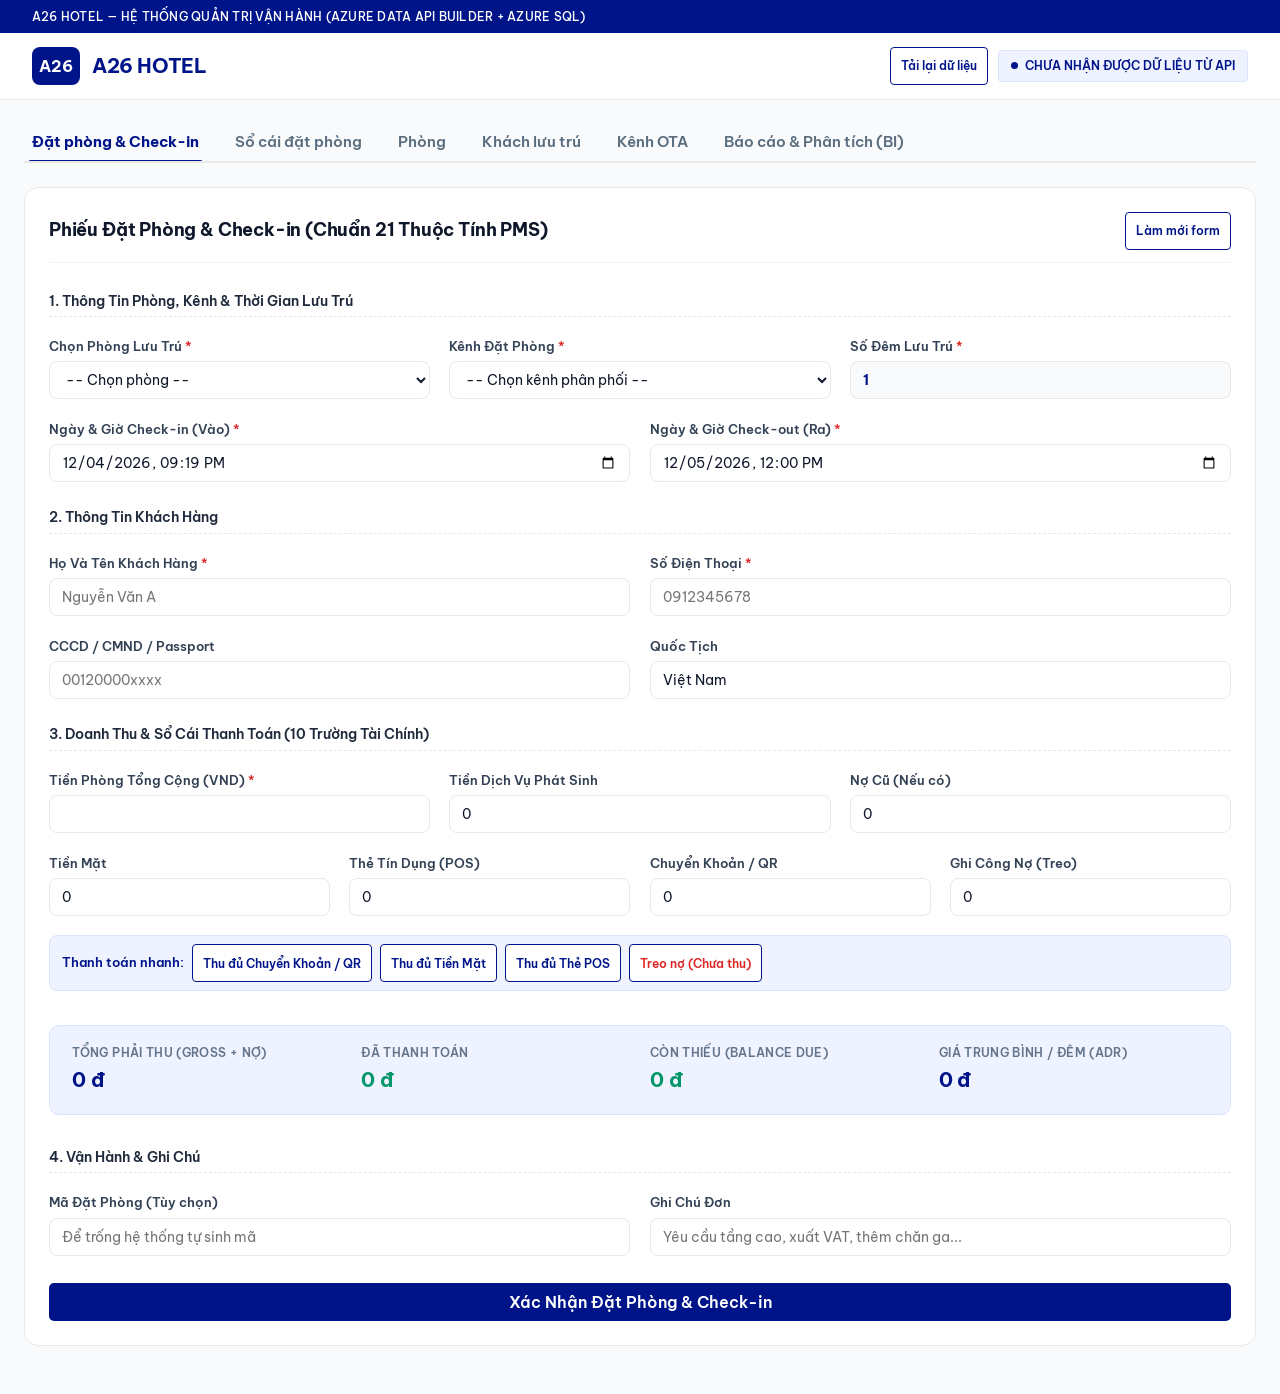
<file: index.html>
<!DOCTYPE html>
<html lang="vi">
<head>
  <meta charset="UTF-8">
  <meta http-equiv="refresh" content="0; url=/hotel_app/">
  <title>Đang chuyển hướng...</title>
  <script>
    window.location.href = "/hotel_app/";
  </script>
</head>
<body>
  <p>Đang chuyển hướng tới ứng dụng A26 Hotel PMS... <a href="/hotel_app/">Bấm vào đây nếu không tự chuyển</a></p>
</body>
</html>
</file>
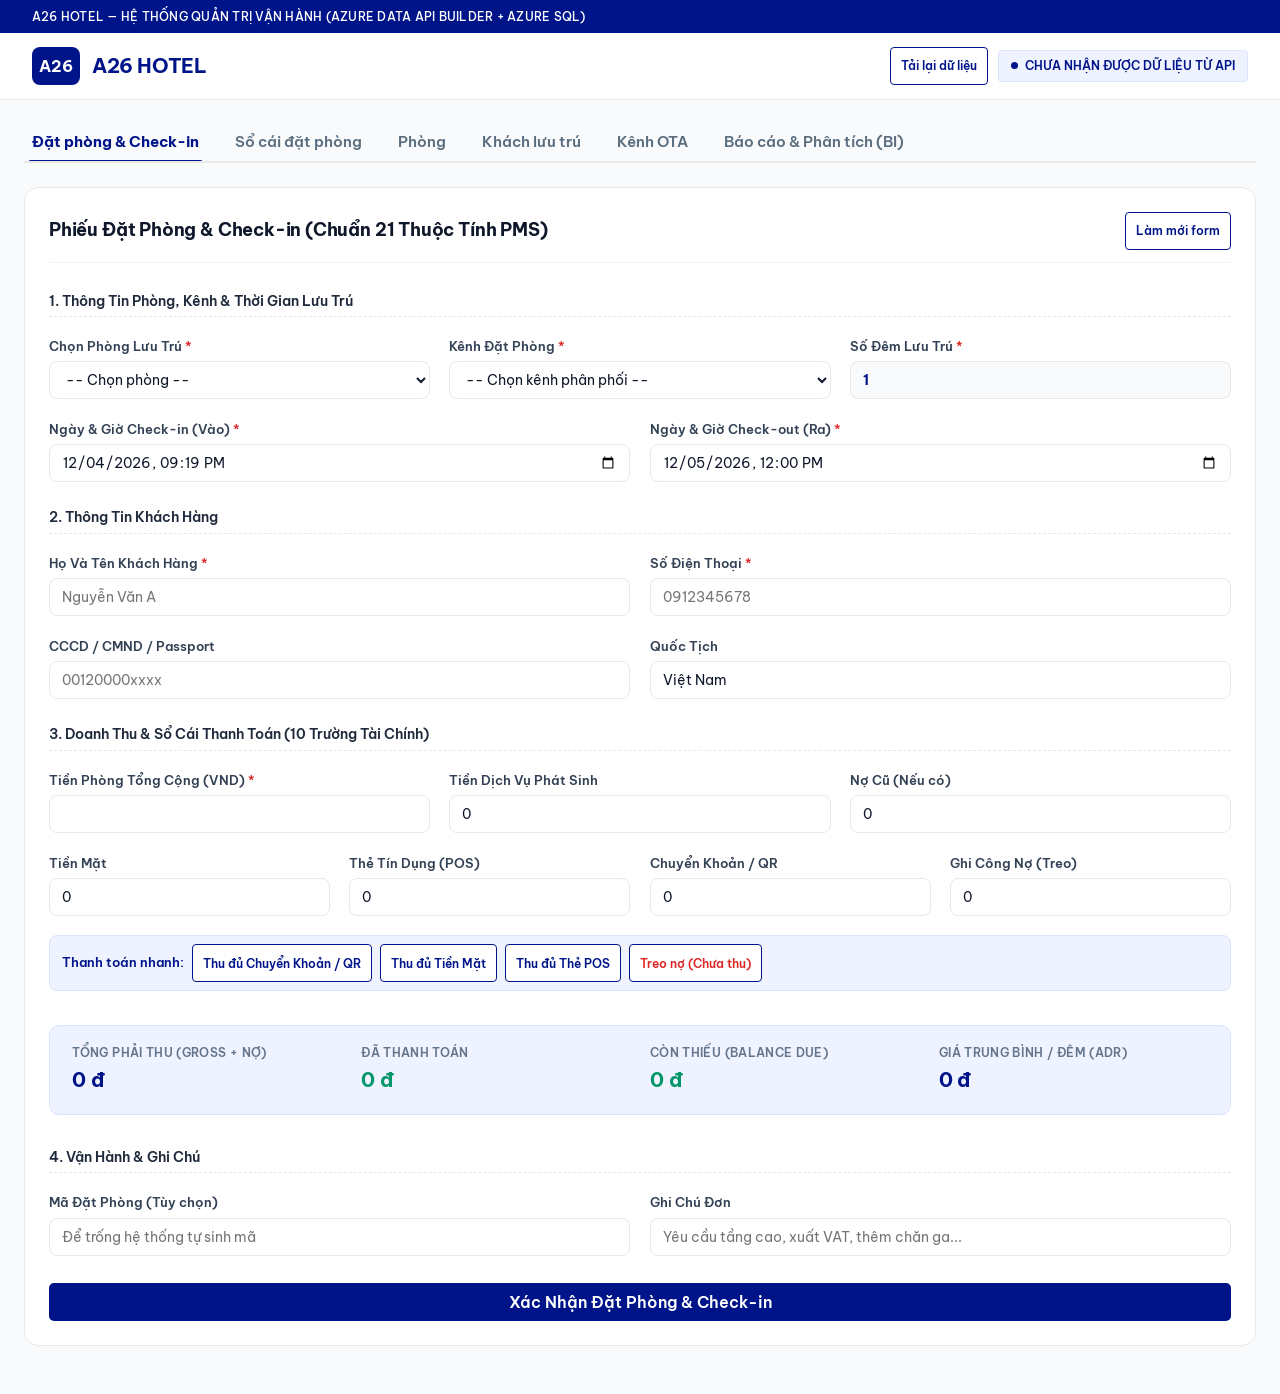
<file: hotel_app/index.html>
<!DOCTYPE html>
<html lang="vi">
<head>
  <meta charset="UTF-8">
  <meta name="viewport" content="width=device-width, initial-scale=1.0">
  <title>A26 Hotel PMS — Quản Lý Vận Hành</title>
  
  <!-- Google Fonts: Be Vietnam Pro & Inter (Chuẩn Typography Cao Cấp) -->
  <link rel="preconnect" href="https://fonts.googleapis.com">
  <link rel="preconnect" href="https://fonts.gstatic.com" crossorigin>
  <link href="https://fonts.googleapis.com/css2?family=Be+Vietnam+Pro:ital,wght@0,300;0,400;0,500;0,600;0,700;0,800;1,400&family=Inter:wght@400;500;600;700&display=swap" rel="stylesheet">
  
  <!-- Custom Design System CSS -->
  <link rel="stylesheet" href="styles.css">
</head>
<body>

  <!-- Top Announcement Bar (Vinamilk Style) -->
  <div class="top-announcement">
    <div>A26 HOTEL — HỆ THỐNG QUẢN TRỊ VẬN HÀNH (AZURE DATA API BUILDER + AZURE SQL)</div>
  </div>

  <!-- Header Main -->
  <header class="header-main">
    <div class="brand-group">
      <div class="brand-logo-badge" style="font-size: 1rem; width: 48px;">A26</div>
      <div>
        <div class="brand-title">A26 HOTEL</div>
      </div>
    </div>
    <div style="display: flex; align-items: center; gap: 10px;">
      <button type="button" class="btn btn-outline btn-sm" onclick="reloadAllData()" title="Đánh thức / Tải lại dữ liệu từ Azure DAB" style="background: #ffffff;">
        Tải lại dữ liệu
      </button>
      <div class="header-info-badge" id="header-status-badge">
        <div class="dot-pulse" id="header-status-dot"></div>
        <span id="header-status-text">ĐANG KẾT NỐI AZURE DAB...</span>
      </div>
    </div>
  </header>

  <!-- Container -->
  <div class="container">

    <!-- Navigation Tabs (Vinamilk Minimal Style) -->
    <nav class="tabs-nav-bar">
      <button class="tab-item active" onclick="switchNavTab('tab-checkin')">
        <span>Đặt phòng & Check-in</span>
      </button>
      <button class="tab-item" onclick="switchNavTab('tab-bookings')">
        <span>Sổ cái đặt phòng</span>
      </button>
      <button class="tab-item" onclick="switchNavTab('tab-rooms')">
        <span>Phòng</span>
      </button>
      <button class="tab-item" onclick="switchNavTab('tab-customers')">
        <span>Khách lưu trú</span>
      </button>
      <button class="tab-item" onclick="switchNavTab('tab-channels')">
        <span>Kênh OTA</span>
      </button>
      <button class="tab-item" onclick="switchNavTab('tab-analytics')">
        <span>Báo cáo & Phân tích (BI)</span>
      </button>
    </nav>

    <!-- ─── TAB 1: FORM CHECK-IN (21 CỘT PMS) ──────────────── -->
    <section id="tab-checkin" class="tab-pane active">
      <div class="content-card">
        <div class="card-top">
          <div class="card-heading">
            <span>Phiếu Đặt Phòng & Check-in (Chuẩn 21 Thuộc Tính PMS)</span>
          </div>
          <button type="button" class="btn btn-outline btn-sm" onclick="resetCheckinForm()">
            Làm mới form
          </button>
        </div>

        <form id="form-checkin" onsubmit="submitNewBooking(event)">
          <div class="form-layout">

            <!-- 1. Phòng & Kênh & Thời Gian Lưu Trú -->
            <div class="section-header">1. Thông Tin Phòng, Kênh & Thời Gian Lưu Trú</div>

            <div class="form-group col-4">
              <label>Chọn Phòng Lưu Trú <span class="req">*</span></label>
              <select id="f-room" required onchange="handleRoomSelect()">
                <option value="">-- Chọn phòng --</option>
              </select>
            </div>

            <div class="form-group col-4">
              <label>Kênh Đặt Phòng <span class="req">*</span></label>
              <select id="f-chan" required>
                <option value="">-- Chọn kênh phân phối --</option>
              </select>
            </div>

            <div class="form-group col-4">
              <label>Số Đêm Lưu Trú <span class="req">*</span></label>
              <input type="number" id="f-nights" value="1" min="0" required oninput="handleNightsInputChange()" style="background:#F8FAFC; font-weight:700; color:var(--v-blue);">
            </div>

            <div class="form-group col-6">
              <label>Ngày & Giờ Check-in (Vào) <span class="req">*</span></label>
              <input type="datetime-local" id="f-checkin-time" required onchange="handleCheckinTimeChange()">
            </div>

            <div class="form-group col-6">
              <label>Ngày & Giờ Check-out (Ra) <span class="req">*</span></label>
              <input type="datetime-local" id="f-checkout-time" required onchange="handleCheckoutTimeChange()">
            </div>

            <!-- 2. Khách Hàng -->
            <div class="section-header">2. Thông Tin Khách Hàng</div>

            <div class="form-group col-6">
              <label>Họ Và Tên Khách Hàng <span class="req">*</span></label>
              <input type="text" id="f-name" required placeholder="Nguyễn Văn A">
            </div>

            <div class="form-group col-6">
              <label>Số Điện Thoại <span class="req">*</span></label>
              <input type="tel" id="f-phone" required placeholder="0912345678" oninput="handlePhoneLookup()" onchange="handlePhoneLookup()">
            </div>

            <div class="form-group col-6">
              <label>CCCD / CMND / Passport</label>
              <input type="text" id="f-idnum" placeholder="00120000xxxx">
            </div>

            <div class="form-group col-6">
              <label>Quốc Tịch</label>
              <input type="text" id="f-nation" value="Việt Nam">
            </div>

            <!-- 3. Doanh Thu & Sổ Cái Thu Ngân -->
            <div class="section-header">3. Doanh Thu & Sổ Cái Thanh Toán (10 Trường Tài Chính)</div>

            <div class="form-group col-4">
              <label>Tiền Phòng Tổng Cộng (VND) <span class="req">*</span></label>
              <input type="number" id="f-roomrev" required min="0" oninput="calculateRealtimeFinances()" style="font-weight:700; color:var(--v-blue);">
            </div>

            <div class="form-group col-4">
              <label>Tiền Dịch Vụ Phát Sinh</label>
              <input type="number" id="f-servrev" value="0" min="0" oninput="calculateRealtimeFinances()">
            </div>

            <div class="form-group col-4">
              <label>Nợ Cũ (Nếu có)</label>
              <input type="number" id="f-debtold" value="0" min="0" oninput="calculateRealtimeFinances()">
            </div>

            <!-- Phương thức thanh toán -->
            <div class="form-group col-3">
              <label>Tiền Mặt</label>
              <input type="number" id="f-cash" value="0" min="0" oninput="calculateRealtimeFinances()">
            </div>

            <div class="form-group col-3">
              <label>Thẻ Tín Dụng (POS)</label>
              <input type="number" id="f-card" value="0" min="0" oninput="calculateRealtimeFinances()">
            </div>

            <div class="form-group col-3">
              <label>Chuyển Khoản / QR</label>
              <input type="number" id="f-trans" value="0" min="0" oninput="calculateRealtimeFinances()">
            </div>

            <div class="form-group col-3">
              <label>Ghi Công Nợ (Treo)</label>
              <input type="number" id="f-debttree" value="0" min="0" oninput="calculateRealtimeFinances()">
            </div>

            <!-- Gợi ý thanh toán nhanh 1 chạm cho Lễ tân -->
            <div class="col-12" style="display: flex; gap: 8px; flex-wrap: wrap; align-items: center; background: var(--v-blue-light); border: 1px solid var(--v-blue-pastel); border-radius: 8px; padding: 8px 12px; margin-bottom: 8px;">
              <span style="font-size: 0.8rem; font-weight: 600; color: var(--v-blue);">Thanh toán nhanh:</span>
              <button type="button" class="btn btn-outline btn-sm" onclick="quickPayCheckin('trans')" style="font-size: 0.78rem; padding: 4px 10px; background: #fff;">
                Thu đủ Chuyển Khoản / QR
              </button>
              <button type="button" class="btn btn-outline btn-sm" onclick="quickPayCheckin('cash')" style="font-size: 0.78rem; padding: 4px 10px; background: #fff;">
                Thu đủ Tiền Mặt
              </button>
              <button type="button" class="btn btn-outline btn-sm" onclick="quickPayCheckin('card')" style="font-size: 0.78rem; padding: 4px 10px; background: #fff;">
                Thu đủ Thẻ POS
              </button>
              <button type="button" class="btn btn-outline btn-sm" onclick="quickPayCheckin('debt')" style="font-size: 0.78rem; padding: 4px 10px; background: #fff; color: var(--danger);">
                Treo nợ (Chưa thu)
              </button>
            </div>

            <!-- Bảng tổng hợp dòng tiền Realtime Vinamilk Style -->
            <div class="calc-highlight-box">
              <div>
                <div class="calc-metric-lbl">Tổng Phải Thu (Gross + Nợ)</div>
                <div class="calc-metric-val" id="c-total">0 đ</div>
              </div>
              <div>
                <div class="calc-metric-lbl">Đã Thanh Toán</div>
                <div class="calc-metric-val" style="color: var(--success);" id="c-paid">0 đ</div>
              </div>
              <div>
                <div class="calc-metric-lbl">Còn Thiếu (Balance Due)</div>
                <div class="calc-metric-val" id="c-due">0 đ</div>
              </div>
              <div>
                <div class="calc-metric-lbl">Giá Trung Bình / Đêm (ADR)</div>
                <div class="calc-metric-val" id="c-adr">0 đ</div>
              </div>
            </div>

            <!-- 4. Vận Hành & Ghi Chú -->
            <div class="section-header">4. Vận Hành & Ghi Chú</div>

            <div class="form-group col-6">
              <label>Mã Đặt Phòng (Tùy chọn)</label>
              <input type="text" id="f-bid" placeholder="Để trống hệ thống tự sinh mã">
            </div>

            <div class="form-group col-6">
              <label>Ghi Chú Đơn</label>
              <input type="text" id="f-notes" placeholder="Yêu cầu tầng cao, xuất VAT, thêm chăn ga...">
            </div>

            <div class="col-12" style="margin-top: 0.5rem;">
              <button type="submit" class="btn btn-vinamilk" style="width: 100%; padding: 14px; font-size: 1rem;">
                Xác Nhận Đặt Phòng & Check-in
              </button>
            </div>

          </div>
        </form>
      </div>
    </section>

    <!-- ─── TAB 2: SỔ CÁI BOOKINGS (DANH SÁCH) ────────────── -->
    <section id="tab-bookings" class="tab-pane">
      <div class="content-card">
        <div class="card-top">
          <div class="card-heading">
            <span>Sổ Cái Đặt Phòng & Thu Ngân</span>
          </div>
          <div style="display: flex; gap: 8px; align-items: center; flex-wrap: wrap;">
            <input type="text" id="search-q" placeholder="Tìm tên khách / SĐT / Mã BK / Phòng..." onkeyup="filterBookingsList(true)" style="width: 260px;">
            <select id="filter-st" onchange="filterBookingsList(true)" style="width: 170px;">
              <option value="all">Tất cả trạng thái</option>
              <option value="CHECKIN">Đang ở (CHECKIN)</option>
              <option value="CHECKOUT">Đã trả (CHECKOUT)</option>
              <option value="CANCELLED">Đã hủy</option>
            </select>
            <select id="filter-due" onchange="filterBookingsList(true)" style="width: 170px;">
              <option value="all">Tất cả thanh toán</option>
              <option value="unpaid">Còn thiếu (> 0đ)</option>
              <option value="paid">Đã thanh toán đủ (0đ)</option>
              <option value="overpaid">Thu thừa (< 0đ)</option>
            </select>
            <button class="btn btn-outline" onclick="resetBookingsFilter()">Làm mới</button>
          </div>
        </div>

        <div class="table-responsive">
          <table>
            <thead>
              <tr>
                <th>Mã Đặt Phòng</th>
                <th>Phòng</th>
                <th>Khách Hàng</th>
                <th>SĐT</th>
                <th>Ngày Đến</th>
                <th>Ngày Đi</th>
                <th>Thời Lượng</th>
                <th>Tiền Phòng</th>
                <th>Dịch Vụ</th>
                <th>Tổng Thu</th>
                <th>Đã Trả</th>
                <th>Còn Thiếu</th>
                <th>Trạng Thái</th>
                <th>Thao Tác</th>
              </tr>
            </thead>
            <tbody id="tbody-bookings">
              <tr><td colspan="14" style="text-align: center; color: var(--text-muted);">Đang tải dữ liệu...</td></tr>
            </tbody>
          </table>
        </div>
        <div class="pagination-bar" id="pagination-bookings">
          <div class="pagination-info" id="pagination-info-bookings">Đang hiển thị 0 / 0 đơn</div>
          <div class="pagination-controls" id="pagination-controls-bookings"></div>
        </div>
      </div>
    </section>

    <!-- ─── TAB 3: DANH SÁCH 20 PHÒNG ──────────────────────── -->
    <section id="tab-rooms" class="tab-pane">
      <div class="content-card">
        <div class="card-top">
          <div class="card-heading">
            <span>Danh Sách 20 Phòng</span>
          </div>
          <div style="display: flex; gap: 8px; align-items: center; flex-wrap: wrap;">
            <input type="text" id="search-rooms" placeholder="Tìm số phòng / hạng phòng / tầng..." onkeyup="filterRoomsList()" style="width: 240px;">
            <select id="filter-room-st" onchange="filterRoomsList()" style="width: 180px;">
              <option value="all">Tất cả trạng thái</option>
              <option value="available">Trống (Sẵn sàng)</option>
              <option value="occupied">Đang ở</option>
              <option value="cleaning">Đang dọn</option>
            </select>
            <button class="btn btn-outline" onclick="resetRoomsFilter()">Làm mới</button>
            <button class="btn btn-vinamilk" onclick="openRoomModal()" style="display: inline-flex; align-items: center; gap: 4px;">
              + Thêm phòng
            </button>
          </div>
        </div>

        <div class="table-responsive">
          <table>
            <thead>
              <tr>
                <th>Số Phòng</th>
                <th>Hạng Phòng</th>
                <th>Tầng</th>
                <th>Giá Niêm Yết / Đêm</th>
                <th>Trạng Thái</th>
                <th>Thao Tác Nhanh</th>
              </tr>
            </thead>
            <tbody id="tbody-rooms">
              <tr><td colspan="6" style="text-align: center; color: var(--text-muted);">Đang tải dữ liệu...</td></tr>
            </tbody>
          </table>
        </div>
      </div>
    </section>

    <!-- ─── TAB 4: KHÁCH HÀNG ──────────────────────────────── -->
    <section id="tab-customers" class="tab-pane">
      <div class="content-card">
        <div class="card-top">
          <div class="card-heading">
            <span>Danh Bạ Khách Hàng Lưu Trú</span>
          </div>
          <div style="display: flex; gap: 8px; align-items: center; flex-wrap: wrap;">
            <input type="text" id="search-customers" placeholder="Tìm tên khách / SĐT / CCCD / Quốc tịch..." onkeyup="filterCustomersList(true)" style="width: 320px;">
            <button class="btn btn-outline" onclick="resetCustomersFilter()">Làm mới</button>
          </div>
        </div>

        <div class="table-responsive">
          <table>
            <thead>
              <tr>
                <th>ID</th>
                <th>Họ Và Tên</th>
                <th>Số Điện Thoại</th>
                <th>CCCD / Passport</th>
                <th>Quốc Tịch</th>
                <th>Check-in Gần Nhất</th>
              </tr>
            </thead>
            <tbody id="tbody-customers">
              <tr><td colspan="6" style="text-align: center; color: var(--text-muted);">Đang tải dữ liệu...</td></tr>
            </tbody>
          </table>
        </div>
        <div class="pagination-bar" id="pagination-customers">
          <div class="pagination-info" id="pagination-info-customers">Đang hiển thị 0 / 0 khách hàng</div>
          <div class="pagination-controls" id="pagination-customers-controls"></div>
        </div>
      </div>
    </section>

    <!-- ─── TAB 5: KÊNH PHÂN PHỐI (OTA) ────────────────────── -->
    <section id="tab-channels" class="tab-pane">
      <div class="content-card">
        <div class="card-top">
          <div class="card-heading">
            <span>Danh Mục Kênh Phân Phối (OTA & Trực Tiếp)</span>
          </div>
          <div style="display: flex; gap: 8px; align-items: center; flex-wrap: wrap;">
            <input type="text" id="search-channels" placeholder="Tìm tên kênh / mã..." onkeyup="filterChannelsList()" style="width: 230px;">
            <select id="filter-chan-cat" onchange="filterChannelsList()" style="width: 180px;">
              <option value="all">Tất cả phân loại</option>
              <option value="Direct">Trực tiếp (Direct)</option>
              <option value="OTA">Sàn OTA</option>
            </select>
            <button class="btn btn-outline" onclick="resetChannelsFilter()">Làm mới</button>
          </div>
        </div>

        <div class="table-responsive">
          <table>
            <thead>
              <tr>
                <th>ID</th>
                <th>Tên Kênh Phân Phối</th>
                <th>Phân Loại</th>
                <th>Tỷ Lệ Hoa Hồng (%)</th>
              </tr>
            </thead>
            <tbody id="tbody-channels">
              <tr><td colspan="4" style="text-align: center; color: var(--text-muted);">Đang tải dữ liệu...</td></tr>
            </tbody>
          </table>
        </div>
      </div>
    </section>

    <!-- ─── TAB 6: DASHBOARD POWER BI ─────────────────────── -->
    <section id="tab-analytics" class="tab-pane">
      <div class="content-card" style="padding: 1.25rem;">
        <div class="card-top" style="margin-bottom: 1rem;">
          <div class="card-heading">
            <span>Executive BI Dashboard — Power BI Realtime Analytics</span>
          </div>
          <div style="display: flex; gap: 8px; align-items: center;">
            <a href="https://app.powerbi.com/view?r=eyJrIjoiYjZiZWQ2NWMtY2UyMS00OGYzLTgwNWMtMGU0MmRlZTUzYzQyIiwidCI6Ijk4YWRhNjgwLWUzZjQtNDhjYi04ZmJiLWM4YjEwY2I5N2FlZCIsImMiOjEwfQ%3D%3D" target="_blank" rel="noopener noreferrer" class="btn btn-outline btn-sm" style="display: inline-flex; align-items: center; gap: 6px; text-decoration: none;">
              Mở toàn màn hình ↗
            </a>
            <button type="button" class="btn btn-outline btn-sm" onclick="reloadDashboardIframe()" title="Tải lại Dashboard">
              Tải lại biểu đồ
            </button>
          </div>
        </div>
        <div class="dashboard-iframe-wrapper" style="position: relative; width: 100%; height: calc(100vh - 230px); min-height: 650px; background: #f8fafc; border-radius: 8px; overflow: hidden; border: 1px solid #e2e8f0;">
          <iframe 
            id="pbi-iframe"
            title="hotel_app_dash" 
            src="https://app.powerbi.com/view?r=eyJrIjoiYjZiZWQ2NWMtY2UyMS00OGYzLTgwNWMtMGU0MmRlZTUzYzQyIiwidCI6Ijk4YWRhNjgwLWUzZjQtNDhjYi04ZmJiLWM4YjEwY2I5N2FlZCIsImMiOjEwfQ%3D%3D" 
            style="width: 100%; height: 100%; border: none;" 
            allowFullScreen="true">
          </iframe>
        </div>
      </div>
    </section>

  </div>

  <!-- Modal Check-out -->
  <div id="checkout-modal" class="modal-backdrop">
    <div class="modal-card">
      <h3 style="font-family: 'Be Vietnam Pro', sans-serif; font-size: 1.2rem; font-weight: 800; color: var(--v-blue); margin-bottom: 0.8rem;">
        Xác Nhận Thủ Tục Check-out & Trả Phòng
      </h3>
      <p style="font-size: 0.9rem; margin-bottom: 0.4rem;">
        Mã Đơn: <strong id="m-bid" style="color: var(--v-blue);">--</strong> (<span id="m-cust">--</span> - Phòng <span id="m-room">--</span>)
      </p>
      <p id="m-duration" style="font-size: 0.85rem; color: var(--text-muted); background: var(--v-blue-light); padding: 6px 12px; border-radius: 6px; margin-bottom: 1rem;">
        Thời gian lưu trú: --
      </p>
      <div id="m-finance-box" style="background: #F8FAFC; border: 1px solid #E2E8F0; border-radius: 8px; padding: 10px 14px; margin-bottom: 1rem; font-size: 0.88rem;">
        <div style="display: flex; justify-content: space-between; margin-bottom: 4px;">
          <span style="color: var(--text-muted);">Tổng tiền phòng:</span>
          <strong id="m-total-amount">0 đ</strong>
        </div>
        <div style="display: flex; justify-content: space-between; margin-bottom: 4px;">
          <span style="color: var(--text-muted);">Đã thanh toán:</span>
          <strong id="m-paid-amount" style="color: var(--success);">0 đ</strong>
        </div>
        <div style="display: flex; justify-content: space-between; border-top: 1px dashed #CBD5E1; padding-top: 6px; margin-top: 6px;">
          <span style="color: var(--text-muted);">Còn thiếu:</span>
          <strong id="m-due-amount" style="color: var(--danger);">0 đ</strong>
        </div>
      </div>
      <div style="display: flex; justify-content: flex-end; gap: 10px; margin-top: 1.5rem;">
        <button class="btn btn-outline" onclick="closeCheckoutModal()">Đóng</button>
        <button class="btn btn-vinamilk" onclick="confirmCheckoutAction()">Xác Nhận Trả Phòng</button>
      </div>
    </div>
  </div>

  <!-- Modal Thêm / Chỉnh Sửa Phòng -->
  <div id="room-modal" class="modal-backdrop">
    <div class="modal-card" style="max-width: 480px;">
      <h3 id="room-modal-title" style="font-family: 'Be Vietnam Pro', sans-serif; font-size: 1.2rem; font-weight: 800; color: var(--v-blue); margin-bottom: 1rem;">
        Thêm Phòng Mới
      </h3>
      <form id="form-room" onsubmit="saveRoomAction(event)">
        <input type="hidden" id="modal-room-id" value="">
        <div style="display: grid; grid-template-columns: 1fr 1fr; gap: 12px; margin-bottom: 12px;">
          <div class="form-group" style="margin-bottom: 0;">
            <label>Số Phòng <span class="req">*</span></label>
            <input type="text" id="modal-room-number" required placeholder="VD: 106, 501">
          </div>
          <div class="form-group" style="margin-bottom: 0;">
            <label>Tầng <span class="req">*</span></label>
            <input type="number" id="modal-room-floor" required min="1" max="50" value="1">
          </div>
        </div>
        <div class="form-group" style="margin-bottom: 12px;">
          <label>Hạng Phòng <span class="req">*</span></label>
          <select id="modal-room-type" required>
            <option value="Standard">Standard</option>
            <option value="Superior">Superior</option>
            <option value="Deluxe">Deluxe</option>
            <option value="Superior Quad">Superior Quad</option>
            <option value="Deluxe VIP">Deluxe VIP</option>
          </select>
        </div>
        <div class="form-group" style="margin-bottom: 12px;">
          <label>Giá Niêm Yết / Đêm (VND) <span class="req">*</span></label>
          <input type="number" id="modal-room-price" required min="0" step="10000" placeholder="VD: 350000">
        </div>
        <div class="form-group" style="margin-bottom: 16px;">
          <label>Trạng Thái</label>
          <select id="modal-room-status">
            <option value="available">Trống (Sẵn sàng)</option>
            <option value="occupied">Đang ở</option>
            <option value="cleaning">Đang dọn</option>
          </select>
        </div>
        <div style="display: flex; justify-content: space-between; align-items: center; margin-top: 1.2rem;">
          <button type="button" class="btn btn-danger btn-sm" id="btn-delete-room" onclick="handleDeleteFromModal()" style="display: none;">Xóa phòng này</button>
          <div style="display: flex; gap: 10px; margin-left: auto;">
            <button type="button" class="btn btn-outline" onclick="closeRoomModal()">Hủy</button>
            <button type="submit" class="btn btn-vinamilk" id="btn-save-room">Lưu Thông Tin</button>
          </div>
        </div>
      </form>
    </div>
  </div>

  <!-- Modal Sửa Sổ Cái & Thu Nợ (Edit Booking / Settle Debt) -->
  <div id="edit-booking-modal" class="modal-backdrop">
    <div class="modal-card" style="max-width: 540px;">
      <div style="display: flex; justify-content: space-between; align-items: flex-start; margin-bottom: 0.5rem;">
        <h3 style="font-family: 'Be Vietnam Pro', sans-serif; font-size: 1.15rem; font-weight: 800; color: var(--v-blue); margin: 0;">
          Cập Nhật Sổ Cái & Thu Tiền Nợ
        </h3>
        <span class="status-badge" id="eb-badge" style="font-size: 0.75rem;">CHECKOUT</span>
      </div>
      <p style="font-size: 0.85rem; color: var(--text-muted); margin-bottom: 0.9rem;">
        Mã đơn: <strong id="eb-bid" style="color: var(--v-blue);">--</strong> | Khách: <strong id="eb-cust">--</strong> | Phòng: <strong id="eb-room">--</strong>
      </p>

      <form id="form-edit-booking" onsubmit="saveEditBookingAction(event)">
        <input type="hidden" id="eb-booking-id" value="">
        <input type="hidden" id="eb-room-revenue" value="0">
        <input type="hidden" id="eb-comm-rate" value="0">

        <div style="background: #F8FAFC; border: 1px solid #E2E8F0; border-radius: 8px; padding: 10px 14px; margin-bottom: 12px;">
          <div style="display: flex; justify-content: space-between; margin-bottom: 6px;">
            <span style="font-size: 0.84rem; color: #64748B;">Tiền phòng:</span>
            <strong id="eb-roomrev-text" style="color: #1E293B; font-size: 0.9rem;">0 đ</strong>
          </div>
          <div class="form-group" style="margin-bottom: 0;">
            <label style="font-size: 0.8rem;">Tiền Dịch Vụ Phát Sinh (VND)</label>
            <input type="number" id="eb-servrev" value="0" min="0" oninput="calculateEditBookingFinances()">
          </div>
        </div>

        <div style="font-size: 0.84rem; font-weight: 700; color: #1E293B; margin-bottom: 6px;">
          Sổ Cái Thu Tiền (Nhập số tiền thực thu)
        </div>
        <div style="display: grid; grid-template-columns: 1fr 1fr; gap: 10px; margin-bottom: 10px;">
          <div class="form-group" style="margin-bottom: 0;">
            <label style="font-size: 0.78rem;">Tiền Mặt</label>
            <input type="number" id="eb-cash" value="0" min="0" oninput="calculateEditBookingFinances()">
          </div>
          <div class="form-group" style="margin-bottom: 0;">
            <label style="font-size: 0.78rem;">Thẻ Tín Dụng (POS)</label>
            <input type="number" id="eb-card" value="0" min="0" oninput="calculateEditBookingFinances()">
          </div>
          <div class="form-group" style="margin-bottom: 0;">
            <label style="font-size: 0.78rem;">Chuyển Khoản / QR</label>
            <input type="number" id="eb-trans" value="0" min="0" oninput="calculateEditBookingFinances()">
          </div>
          <div class="form-group" style="margin-bottom: 0;">
            <label style="font-size: 0.78rem;">Ghi Nợ (Treo)</label>
            <input type="number" id="eb-debt" value="0" min="0" oninput="calculateEditBookingFinances()">
          </div>
        </div>

        <!-- Quick actions: Gợi ý thanh toán nhanh -->
        <div style="display: flex; gap: 8px; margin-bottom: 12px;">
          <button type="button" class="btn btn-outline btn-sm" onclick="settleAllVia('trans')" style="font-size: 0.76rem; padding: 4px 8px;">
            Thu hết nợ qua Chuyển Khoản
          </button>
          <button type="button" class="btn btn-outline btn-sm" onclick="settleAllVia('cash')" style="font-size: 0.76rem; padding: 4px 8px;">
            Thu hết nợ bằng Tiền Mặt
          </button>
        </div>

        <!-- Realtime summary box inside modal -->
        <div style="background: var(--v-blue-light); border: 1px solid var(--v-blue-pastel); border-radius: 8px; padding: 10px 14px; margin-bottom: 14px; display: flex; justify-content: space-between; align-items: center;">
          <div>
            <div style="font-size: 0.75rem; color: #64748B;">Tổng Phải Thu: <strong id="eb-total-text" style="color: var(--v-blue);">0 đ</strong></div>
            <div style="font-size: 0.75rem; color: #64748B;">Đã Thu (Tiền mặt + Thẻ + CK + Nợ): <strong id="eb-paid-text" style="color: var(--success);">0 đ</strong></div>
          </div>
          <div style="text-align: right;">
            <div style="font-size: 0.75rem; color: #64748B;">Còn Thiếu (Balance Due):</div>
            <div id="eb-due-text" style="font-size: 1.15rem; font-weight: 800; color: var(--danger);">0 đ</div>
          </div>
        </div>

        <div style="display: flex; justify-content: flex-end; gap: 10px;">
          <button type="button" class="btn btn-outline" onclick="closeEditBookingModal()">Hủy</button>
          <button type="submit" class="btn btn-vinamilk" id="btn-save-eb">Lưu Cập Nhật Sổ Cái</button>
        </div>
      </form>
    </div>
  </div>

  <!-- Toast Notification -->
  <div id="toast-msg"></div>

  <!-- App Script -->
  <script src="app.js"></script>
</body>
</html>
</file>
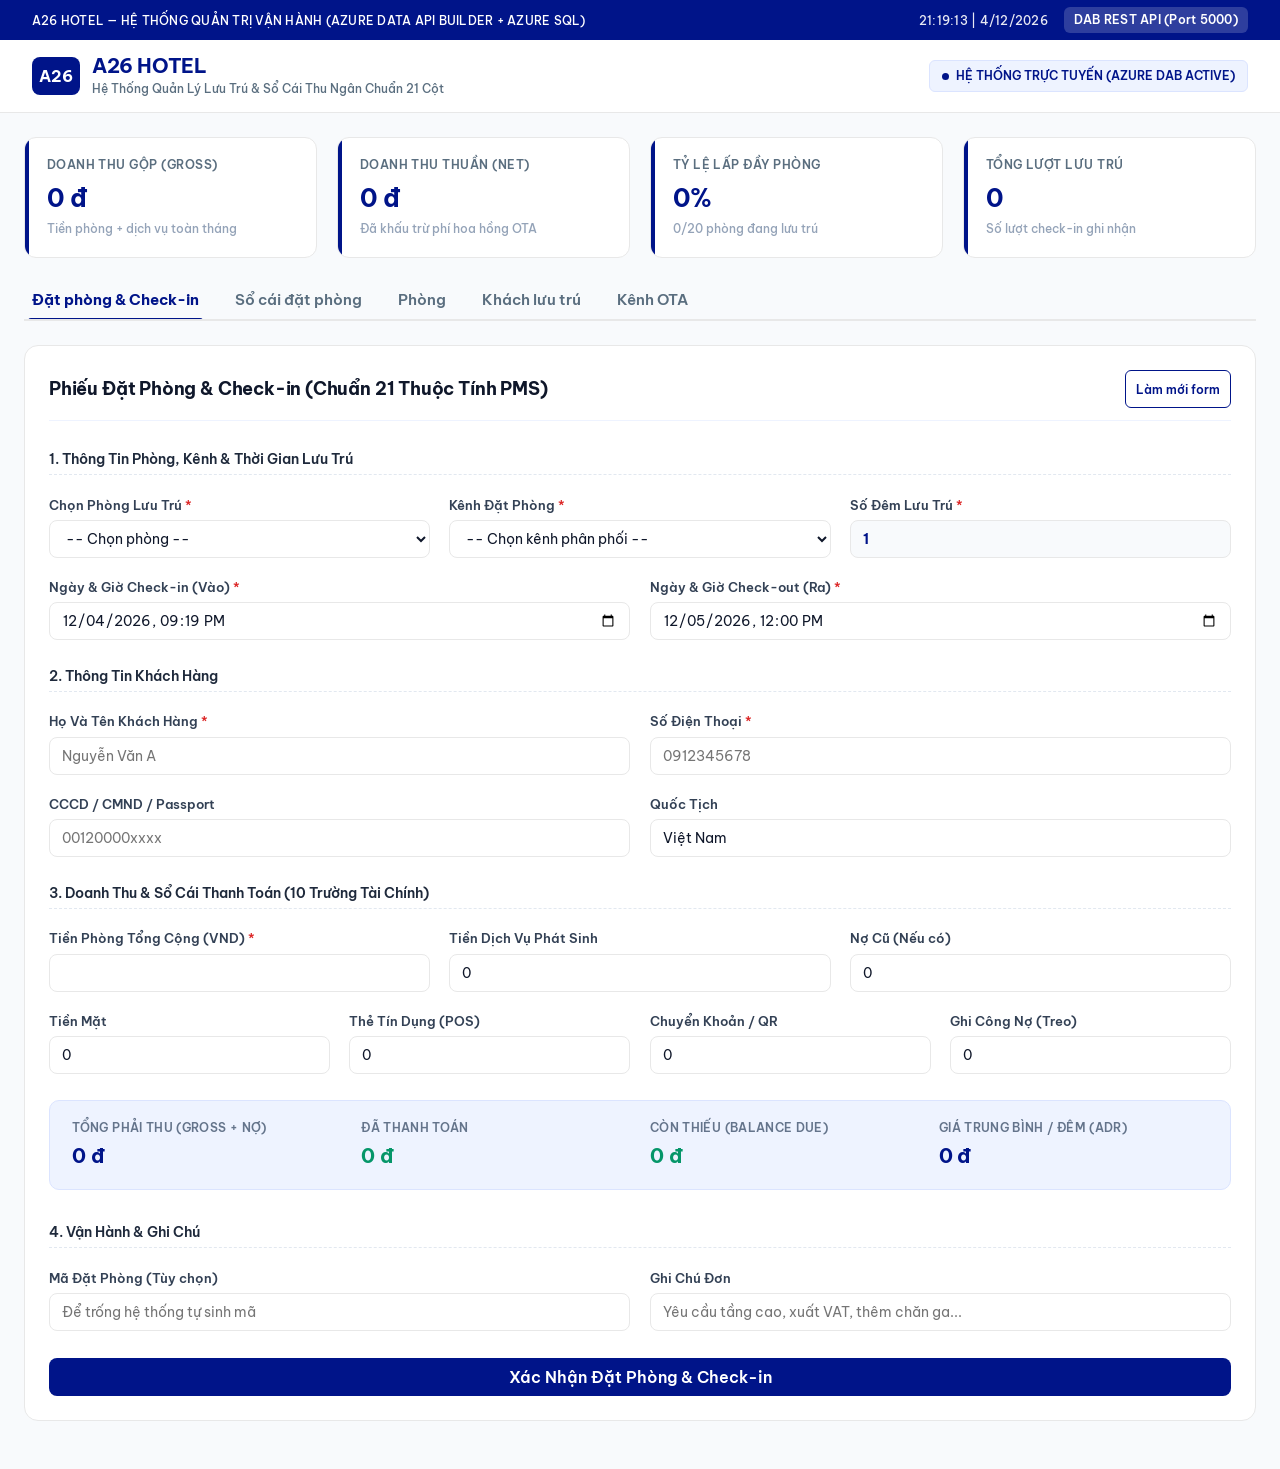
<file: hotel_app/static/index.html>
<!DOCTYPE html>
<html lang="vi">
<head>
  <meta charset="UTF-8">
  <meta name="viewport" content="width=device-width, initial-scale=1.0">
  <title>A26 Hotel PMS — Quản Lý Vận Hành</title>
  
  <!-- Google Fonts: Be Vietnam Pro & Inter (Chuẩn Typography Cao Cấp) -->
  <link rel="preconnect" href="https://fonts.googleapis.com">
  <link rel="preconnect" href="https://fonts.gstatic.com" crossorigin>
  <link href="https://fonts.googleapis.com/css2?family=Be+Vietnam+Pro:ital,wght@0,300;0,400;0,500;0,600;0,700;0,800;1,400&family=Inter:wght@400;500;600;700&display=swap" rel="stylesheet">
  
  <!-- Custom Design System CSS -->
  <link rel="stylesheet" href="css/styles.css">
</head>
<body>

  <!-- Top Announcement Bar (Vinamilk Style) -->
  <div class="top-announcement">
    <div>A26 HOTEL — HỆ THỐNG QUẢN TRỊ VẬN HÀNH (AZURE DATA API BUILDER + AZURE SQL)</div>
    <div class="top-links">
      <span id="live-time">--:--:--</span>
      <a href="http://localhost:5000/api/RoomStatusMatrix" target="_blank" class="btn-swagger-pill">DAB REST API (Port 5000)</a>
    </div>
  </div>

  <!-- Header Main -->
  <header class="header-main">
    <div class="brand-group">
      <div class="brand-logo-badge" style="font-size: 1rem; width: 48px;">A26</div>
      <div>
        <div class="brand-title">A26 HOTEL</div>
        <div class="brand-subtitle">Hệ Thống Quản Lý Lưu Trú & Sổ Cái Thu Ngân Chuẩn 21 Cột</div>
      </div>
    </div>
    <div class="header-info-badge">
      <div class="dot-pulse"></div>
      <span>HỆ THỐNG TRỰC TUYẾN (AZURE DAB ACTIVE)</span>
    </div>
  </header>

  <!-- Container -->
  <div class="container">

    <!-- KPI Stats Cards (Vinamilk Style) -->
    <div class="stats-row">
      <div class="kpi-card">
        <div class="kpi-label">Doanh Thu Gộp (Gross)</div>
        <div class="kpi-value" id="kpi-gross">0 đ</div>
        <div class="kpi-sub">Tiền phòng + dịch vụ toàn tháng</div>
      </div>

      <div class="kpi-card">
        <div class="kpi-label">Doanh Thu Thuần (Net)</div>
        <div class="kpi-value" id="kpi-net">0 đ</div>
        <div class="kpi-sub">Đã khấu trừ phí hoa hồng OTA</div>
      </div>

      <div class="kpi-card">
        <div class="kpi-label">Tỷ Lệ Lấp Đầy Phòng</div>
        <div class="kpi-value" id="kpi-occ">0%</div>
        <div class="kpi-sub" id="kpi-occ-ratio">0/20 phòng đang lưu trú</div>
      </div>

      <div class="kpi-card">
        <div class="kpi-label">Tổng Lượt Lưu Trú</div>
        <div class="kpi-value" id="kpi-count">0</div>
        <div class="kpi-sub">Số lượt check-in ghi nhận</div>
      </div>
    </div>

    <!-- Navigation Tabs (Vinamilk Minimal Style) -->
    <nav class="tabs-nav-bar">
      <button class="tab-item active" onclick="switchNavTab('tab-checkin')">
        <span>Đặt phòng & Check-in</span>
      </button>
      <button class="tab-item" onclick="switchNavTab('tab-bookings')">
        <span>Sổ cái đặt phòng</span>
      </button>
      <button class="tab-item" onclick="switchNavTab('tab-rooms')">
        <span>Phòng</span>
      </button>
      <button class="tab-item" onclick="switchNavTab('tab-customers')">
        <span>Khách lưu trú</span>
      </button>
      <button class="tab-item" onclick="switchNavTab('tab-channels')">
        <span>Kênh OTA</span>
      </button>
    </nav>

    <!-- ─── TAB 1: FORM CHECK-IN (21 CỘT PMS) ──────────────── -->
    <section id="tab-checkin" class="tab-pane active">
      <div class="content-card">
        <div class="card-top">
          <div class="card-heading">
            <span>Phiếu Đặt Phòng & Check-in (Chuẩn 21 Thuộc Tính PMS)</span>
          </div>
          <button type="button" class="btn btn-outline btn-sm" onclick="resetCheckinForm()">
            Làm mới form
          </button>
        </div>

        <form id="form-checkin" onsubmit="submitNewBooking(event)">
          <div class="form-layout">

            <!-- 1. Phòng & Kênh & Thời Gian Lưu Trú -->
            <div class="section-header">1. Thông Tin Phòng, Kênh & Thời Gian Lưu Trú</div>

            <div class="form-group col-4">
              <label>Chọn Phòng Lưu Trú <span class="req">*</span></label>
              <select id="f-room" required onchange="handleRoomSelect()">
                <option value="">-- Chọn phòng --</option>
              </select>
            </div>

            <div class="form-group col-4">
              <label>Kênh Đặt Phòng <span class="req">*</span></label>
              <select id="f-chan" required>
                <option value="">-- Chọn kênh phân phối --</option>
              </select>
            </div>

            <div class="form-group col-4">
              <label>Số Đêm Lưu Trú <span class="req">*</span></label>
              <input type="number" id="f-nights" value="1" min="0" required oninput="handleNightsInputChange()" style="background:#F8FAFC; font-weight:700; color:var(--v-blue);">
            </div>

            <div class="form-group col-6">
              <label>Ngày & Giờ Check-in (Vào) <span class="req">*</span></label>
              <input type="datetime-local" id="f-checkin-time" required onchange="handleCheckinTimeChange()">
            </div>

            <div class="form-group col-6">
              <label>Ngày & Giờ Check-out (Ra) <span class="req">*</span></label>
              <input type="datetime-local" id="f-checkout-time" required onchange="handleCheckoutTimeChange()">
            </div>

            <!-- 2. Khách Hàng -->
            <div class="section-header">2. Thông Tin Khách Hàng</div>

            <div class="form-group col-6">
              <label>Họ Và Tên Khách Hàng <span class="req">*</span></label>
              <input type="text" id="f-name" required placeholder="Nguyễn Văn A">
            </div>

            <div class="form-group col-6">
              <label>Số Điện Thoại <span class="req">*</span></label>
              <input type="tel" id="f-phone" required placeholder="0912345678">
            </div>

            <div class="form-group col-6">
              <label>CCCD / CMND / Passport</label>
              <input type="text" id="f-idnum" placeholder="00120000xxxx">
            </div>

            <div class="form-group col-6">
              <label>Quốc Tịch</label>
              <input type="text" id="f-nation" value="Việt Nam">
            </div>

            <!-- 3. Doanh Thu & Sổ Cái Thu Ngân -->
            <div class="section-header">3. Doanh Thu & Sổ Cái Thanh Toán (10 Trường Tài Chính)</div>

            <div class="form-group col-4">
              <label>Tiền Phòng Tổng Cộng (VND) <span class="req">*</span></label>
              <input type="number" id="f-roomrev" required min="0" oninput="calculateRealtimeFinances()" style="font-weight:700; color:var(--v-blue);">
            </div>

            <div class="form-group col-4">
              <label>Tiền Dịch Vụ Phát Sinh</label>
              <input type="number" id="f-servrev" value="0" min="0" oninput="calculateRealtimeFinances()">
            </div>

            <div class="form-group col-4">
              <label>Nợ Cũ (Nếu có)</label>
              <input type="number" id="f-debtold" value="0" min="0" oninput="calculateRealtimeFinances()">
            </div>

            <!-- Phương thức thanh toán -->
            <div class="form-group col-3">
              <label>Tiền Mặt</label>
              <input type="number" id="f-cash" value="0" min="0" oninput="calculateRealtimeFinances()">
            </div>

            <div class="form-group col-3">
              <label>Thẻ Tín Dụng (POS)</label>
              <input type="number" id="f-card" value="0" min="0" oninput="calculateRealtimeFinances()">
            </div>

            <div class="form-group col-3">
              <label>Chuyển Khoản / QR</label>
              <input type="number" id="f-trans" value="0" min="0" oninput="calculateRealtimeFinances()">
            </div>

            <div class="form-group col-3">
              <label>Ghi Công Nợ (Treo)</label>
              <input type="number" id="f-debttree" value="0" min="0" oninput="calculateRealtimeFinances()">
            </div>

            <!-- Bảng tổng hợp dòng tiền Realtime Vinamilk Style -->
            <div class="calc-highlight-box">
              <div>
                <div class="calc-metric-lbl">Tổng Phải Thu (Gross + Nợ)</div>
                <div class="calc-metric-val" id="c-total">0 đ</div>
              </div>
              <div>
                <div class="calc-metric-lbl">Đã Thanh Toán</div>
                <div class="calc-metric-val" style="color: var(--success);" id="c-paid">0 đ</div>
              </div>
              <div>
                <div class="calc-metric-lbl">Còn Thiếu (Balance Due)</div>
                <div class="calc-metric-val" id="c-due">0 đ</div>
              </div>
              <div>
                <div class="calc-metric-lbl">Giá Trung Bình / Đêm (ADR)</div>
                <div class="calc-metric-val" id="c-adr">0 đ</div>
              </div>
            </div>

            <!-- 4. Vận Hành & Ghi Chú -->
            <div class="section-header">4. Vận Hành & Ghi Chú</div>

            <div class="form-group col-6">
              <label>Mã Đặt Phòng (Tùy chọn)</label>
              <input type="text" id="f-bid" placeholder="Để trống hệ thống tự sinh mã">
            </div>

            <div class="form-group col-6">
              <label>Ghi Chú Đơn</label>
              <input type="text" id="f-notes" placeholder="Yêu cầu tầng cao, xuất VAT, thêm chăn ga...">
            </div>

            <div class="col-12" style="margin-top: 0.5rem;">
              <button type="submit" class="btn btn-vinamilk" style="width: 100%; padding: 14px; font-size: 1rem;">
                Xác Nhận Đặt Phòng & Check-in
              </button>
            </div>

          </div>
        </form>
      </div>
    </section>

    <!-- ─── TAB 2: SỔ CÁI BOOKINGS (DANH SÁCH) ────────────── -->
    <section id="tab-bookings" class="tab-pane">
      <div class="content-card">
        <div class="card-top">
          <div class="card-heading">
            <span>Sổ Cái Đặt Phòng & Thu Ngân</span>
          </div>
          <div style="display: flex; gap: 8px; align-items: center; flex-wrap: wrap;">
            <input type="text" id="search-q" placeholder="Tìm tên khách / SĐT / Mã BK / Phòng..." onkeyup="filterBookingsList()" style="width: 260px;">
            <select id="filter-st" onchange="filterBookingsList()" style="width: 150px;">
              <option value="all">Tất cả trạng thái</option>
              <option value="CHECKIN">Đang ở (CHECKIN)</option>
              <option value="CHECKOUT">Đã trả (CHECKOUT)</option>
              <option value="CANCELLED">Đã hủy</option>
            </select>
            <button class="btn btn-vinamilk" onclick="filterBookingsList()">Tìm kiếm</button>
            <button class="btn btn-outline" onclick="resetBookingsFilter()">Làm mới</button>
          </div>
        </div>

        <div class="table-responsive">
          <table>
            <thead>
              <tr>
                <th>Mã Đặt Phòng</th>
                <th>Phòng</th>
                <th>Khách Hàng</th>
                <th>SĐT</th>
                <th>Ngày Đến</th>
                <th>Ngày Đi</th>
                <th>Thời Lượng</th>
                <th>Tiền Phòng</th>
                <th>Dịch Vụ</th>
                <th>Tổng Thu</th>
                <th>Đã Trả</th>
                <th>Còn Thiếu</th>
                <th>Trạng Thái</th>
                <th>Thao Tác</th>
              </tr>
            </thead>
            <tbody id="tbody-bookings">
              <tr><td colspan="14" style="text-align: center; color: var(--text-muted);">Đang tải dữ liệu...</td></tr>
            </tbody>
          </table>
        </div>
      </div>
    </section>

    <!-- ─── TAB 3: DANH SÁCH 20 PHÒNG ──────────────────────── -->
    <section id="tab-rooms" class="tab-pane">
      <div class="content-card">
        <div class="card-top">
          <div class="card-heading">
            <span>Danh Sách 20 Phòng</span>
          </div>
          <div style="display: flex; gap: 8px; align-items: center; flex-wrap: wrap;">
            <input type="text" id="search-rooms" placeholder="Tìm số phòng / hạng phòng / tầng..." onkeyup="filterRoomsList()" style="width: 250px;">
            <select id="filter-room-st" onchange="filterRoomsList()" style="width: 150px;">
              <option value="all">Tất cả trạng thái</option>
              <option value="available">Trống (Sẵn sàng)</option>
              <option value="occupied">Đang ở</option>
              <option value="cleaning">Đang dọn</option>
            </select>
            <button class="btn btn-vinamilk" onclick="filterRoomsList()">Tìm kiếm</button>
            <button class="btn btn-outline" onclick="resetRoomsFilter()">Làm mới</button>
          </div>
        </div>

        <div class="table-responsive">
          <table>
            <thead>
              <tr>
                <th>Số Phòng</th>
                <th>Hạng Phòng</th>
                <th>Tầng</th>
                <th>Giá Niêm Yết / Đêm</th>
                <th>Trạng Thái</th>
                <th>Thao Tác Nhanh</th>
              </tr>
            </thead>
            <tbody id="tbody-rooms">
              <tr><td colspan="6" style="text-align: center; color: var(--text-muted);">Đang tải dữ liệu...</td></tr>
            </tbody>
          </table>
        </div>
      </div>
    </section>

    <!-- ─── TAB 4: KHÁCH HÀNG ──────────────────────────────── -->
    <section id="tab-customers" class="tab-pane">
      <div class="content-card">
        <div class="card-top">
          <div class="card-heading">
            <span>Danh Bạ Khách Hàng Lưu Trú</span>
          </div>
          <div style="display: flex; gap: 8px; align-items: center; flex-wrap: wrap;">
            <input type="text" id="search-customers" placeholder="Tìm tên khách / SĐT / CCCD / Quốc tịch..." onkeyup="filterCustomersList()" style="width: 320px;">
            <button class="btn btn-vinamilk" onclick="filterCustomersList()">Tìm kiếm</button>
            <button class="btn btn-outline" onclick="resetCustomersFilter()">Làm mới</button>
          </div>
        </div>

        <div class="table-responsive">
          <table>
            <thead>
              <tr>
                <th>ID</th>
                <th>Họ Và Tên</th>
                <th>Số Điện Thoại</th>
                <th>CCCD / Passport</th>
                <th>Quốc Tịch</th>
              </tr>
            </thead>
            <tbody id="tbody-customers">
              <tr><td colspan="5" style="text-align: center; color: var(--text-muted);">Đang tải dữ liệu...</td></tr>
            </tbody>
          </table>
        </div>
      </div>
    </section>

    <!-- ─── TAB 5: KÊNH PHÂN PHỐI (OTA) ────────────────────── -->
    <section id="tab-channels" class="tab-pane">
      <div class="content-card">
        <div class="card-top">
          <div class="card-heading">
            <span>Danh Mục Kênh Phân Phối (OTA & Trực Tiếp)</span>
          </div>
          <div style="display: flex; gap: 8px; align-items: center; flex-wrap: wrap;">
            <input type="text" id="search-channels" placeholder="Tìm tên kênh / mã..." onkeyup="filterChannelsList()" style="width: 230px;">
            <select id="filter-chan-cat" onchange="filterChannelsList()" style="width: 150px;">
              <option value="all">Tất cả phân loại</option>
              <option value="Direct">Trực tiếp (Direct)</option>
              <option value="OTA">Sàn OTA</option>
            </select>
            <button class="btn btn-vinamilk" onclick="filterChannelsList()">Tìm kiếm</button>
            <button class="btn btn-outline" onclick="resetChannelsFilter()">Làm mới</button>
          </div>
        </div>

        <div class="table-responsive">
          <table>
            <thead>
              <tr>
                <th>ID</th>
                <th>Tên Kênh Phân Phối</th>
                <th>Phân Loại</th>
                <th>Tỷ Lệ Hoa Hồng (%)</th>
              </tr>
            </thead>
            <tbody id="tbody-channels">
              <tr><td colspan="4" style="text-align: center; color: var(--text-muted);">Đang tải dữ liệu...</td></tr>
            </tbody>
          </table>
        </div>
      </div>
    </section>

  </div>

  <!-- Modal Check-out -->
  <div id="checkout-modal" class="modal-backdrop">
    <div class="modal-card">
      <h3 style="font-family: 'Be Vietnam Pro', sans-serif; font-size: 1.2rem; font-weight: 800; color: var(--v-blue); margin-bottom: 0.8rem;">
        Xác Nhận Thủ Tục Check-out & Trả Phòng
      </h3>
      <p style="font-size: 0.9rem; margin-bottom: 0.4rem;">
        Mã Đơn: <strong id="m-bid" style="color: var(--v-blue);">--</strong> (<span id="m-cust">--</span> - Phòng <span id="m-room">--</span>)
      </p>
      <p id="m-duration" style="font-size: 0.85rem; color: var(--text-muted); background: var(--v-blue-light); padding: 6px 12px; border-radius: 6px; margin-bottom: 1rem;">
        Thời gian lưu trú: --
      </p>
      <div style="display: flex; justify-content: flex-end; gap: 10px; margin-top: 1.5rem;">
        <button class="btn btn-outline" onclick="closeCheckoutModal()">Đóng</button>
        <button class="btn btn-vinamilk" onclick="confirmCheckoutAction()">Xác Nhận Trả Phòng</button>
      </div>
    </div>
  </div>

  <!-- Toast Notification -->
  <div id="toast-msg"></div>

  <!-- App Script -->
  <script src="js/app.js"></script>
</body>
</html>
</file>
<file: hotel_app/styles.css>
:root {
  /* Bảng Màu Vinamilk Chuẩn Doanh Nghiệp */
  --v-blue: #001489;           /* Primary: Xanh Vinamilk đậm */
  --v-blue-hover: #000f6b;     /* Primary Hover */
  --v-blue-light: #eef3ff;     /* Xanh nhạt */
  --v-blue-pastel: #dbe4ff;    /* Pastel viền nhạt */
  --v-accent: #0052cc;         /* Accent: Xanh sáng hơn, dùng tiết chế */
  
  --bg-page: #f8fafc;          /* Background: Trắng sáng / Slate trung tính */
  --card-bg: #ffffff;          /* Card: Trắng tinh khiết */
  --border-color: #e8e8e8;     /* Border: Xám nhạt tinh tế */
  --border-active: #001489;
  
  --text-main: #001489;        /* Text chính: Xanh Vinamilk đậm */
  --text-body: #1e293b;        /* Text nội dung: Đen than dễ đọc */
  --text-muted: #5a6e7f;       /* Text phụ: Xám xanh */
  
  --success: #059669;
  --success-light: #ecfdf5;
  --danger: #dc2626;
  --danger-light: #fef2f2;
  --warning: #d97706;
  --warning-light: #fffbeb;
  
  --radius-xs: 4px;
  --radius-sm: 4px;
  --radius-input: 6px;
  --radius-btn: 5px;
  --radius-card: 12px;
  --shadow-card: none;
}

* {
  box-sizing: border-box;
  margin: 0;
  padding: 0;
  font-family: 'Be Vietnam Pro', 'Inter', -apple-system, BlinkMacSystemFont, sans-serif;
  -webkit-font-smoothing: antialiased;
  -moz-osx-font-smoothing: grayscale;
}

body {
  background-color: var(--bg-page);
  color: var(--text-body);
  line-height: 1.55;
  font-size: 0.9rem;
  min-height: 100vh;
  display: flex;
  flex-direction: column;
}

/* ─── 1. Top Announcement Bar ────────────────────────── */
.top-announcement {
  background: var(--v-blue);
  color: #ffffff;
  padding: 7px 2rem;
  font-size: 0.78rem;
  font-weight: 500;
  display: flex;
  justify-content: space-between;
  align-items: center;
  letter-spacing: 0.02em;
}

.top-links {
  display: flex;
  gap: 16px;
  align-items: center;
}

.top-links span {
  opacity: 0.9;
}

.btn-swagger-pill {
  background: rgba(255, 255, 255, 0.18);
  color: #ffffff;
  text-decoration: none;
  padding: 4px 10px;
  border-radius: var(--radius-sm);
  font-size: 0.74rem;
  font-weight: 600;
  transition: background 0.2s;
}

.btn-swagger-pill:hover {
  background: #ffffff;
  color: var(--v-blue);
}

/* ─── 2. Main Brand Header ──────────────────────────── */
.header-main {
  background: #ffffff;
  border-bottom: 1px solid var(--border-color);
  padding: 0.85rem 2rem;
  display: flex;
  justify-content: space-between;
  align-items: center;
  position: sticky;
  top: 0;
  z-index: 100;
  box-shadow: none;
}

.brand-group {
  display: flex;
  align-items: center;
  gap: 12px;
}

.brand-logo-badge {
  background: var(--v-blue);
  color: #ffffff;
  width: 38px;
  height: 38px;
  border-radius: 8px;
  display: flex;
  align-items: center;
  justify-content: center;
  font-size: 1rem;
  font-weight: 700;
  letter-spacing: -0.02em;
  box-shadow: none;
}

.brand-title {
  font-family: 'Be Vietnam Pro', sans-serif;
  font-size: 1.25rem;
  font-weight: 700;
  color: var(--v-blue);
  letter-spacing: -0.02em;
  line-height: 1.15;
}

.brand-subtitle {
  font-size: 0.78rem;
  color: var(--text-muted);
  font-weight: 450;
  margin-top: 2px;
}

.header-info-badge {
  background: var(--v-blue-light);
  border: 1px solid var(--v-blue-pastel);
  padding: 5px 12px;
  border-radius: var(--radius-sm);
  color: var(--v-blue);
  font-weight: 600;
  font-size: 0.78rem;
  display: flex;
  align-items: center;
  gap: 7px;
}

.dot-pulse {
  width: 7px;
  height: 7px;
  background: var(--v-blue);
  border-radius: 50%;
  box-shadow: 0 0 0 0 rgba(0, 21, 182, 0.7);
  animation: pulseBlue 1.8s infinite;
}

@keyframes pulseBlue {
  0% { transform: scale(0.95); box-shadow: 0 0 0 0 rgba(0, 21, 182, 0.7); }
  70% { transform: scale(1.1); box-shadow: 0 0 0 6px rgba(0, 21, 182, 0); }
  100% { transform: scale(0.95); box-shadow: 0 0 0 0 rgba(0, 21, 182, 0); }
}

/* ─── 3. Main Container ──────────────────────────────── */
.container {
  max-width: 1360px;
  margin: 1.5rem auto;
  padding: 0 1.5rem;
  width: 100%;
  flex: 1;
}

/* ─── 4. KPI Stats Cards ─────────────────────────────── */
.stats-row {
  display: grid;
  grid-template-columns: repeat(auto-fit, minmax(240px, 1fr));
  gap: 1.25rem;
  margin-bottom: 1.5rem;
}

.kpi-card {
  background: var(--card-bg);
  border-radius: 12px;
  padding: 1.15rem 1.35rem;
  border: 1px solid var(--border-color);
  box-shadow: none;
  transition: transform 0.2s, box-shadow 0.2s, border-color 0.2s;
  display: flex;
  flex-direction: column;
  justify-content: space-between;
  position: relative;
  overflow: hidden;
}

.kpi-card::before {
  content: '';
  position: absolute;
  top: 0;
  left: 0;
  width: 4px;
  height: 100%;
  background: var(--v-blue);
  border-radius: 4px 0 0 4px;
}

.kpi-card:hover {
  transform: translateY(-2px);
  box-shadow: 0 4px 12px rgba(0, 0, 0, 0.04);
  border-color: #cbd5e1;
}

.kpi-label {
  font-size: 0.75rem;
  font-weight: 600;
  color: var(--text-muted);
  text-transform: uppercase;
  letter-spacing: 0.04em;
}

.kpi-value {
  font-family: 'Be Vietnam Pro', sans-serif;
  font-size: 1.55rem;
  font-weight: 700;
  color: var(--v-blue);
  margin: 4px 0 2px 0;
  letter-spacing: -0.02em;
}

.kpi-sub {
  font-size: 0.78rem;
  color: #94a3b8;
  font-weight: 450;
}

/* ─── 5. Navigation Tabs ─────────────────────────────── */
.tabs-nav-bar {
  display: flex;
  gap: 28px;
  margin-bottom: 1.5rem;
  border-bottom: 2px solid var(--border-color);
  padding: 0 4px;
  overflow-x: auto;
  scrollbar-width: none;        /* Firefox */
  -ms-overflow-style: none;     /* IE and Edge */
}

.tabs-nav-bar::-webkit-scrollbar {
  display: none !important;     /* Chrome, Edge, Safari */
  width: 0 !important;
  height: 0 !important;
}

/* Ẩn hoàn toàn nút bấm mũi tên trên thanh cuộn (scrollbar steppers/buttons) */
::-webkit-scrollbar-button {
  display: none !important;
  width: 0 !important;
  height: 0 !important;
}

.tab-item {
  background: transparent;
  border: none;
  padding: 8px 4px 12px 4px;
  font-family: 'Be Vietnam Pro', sans-serif;
  font-size: 0.92rem;
  font-weight: 550;
  color: var(--text-muted);
  cursor: pointer;
  transition: color 0.2s;
  white-space: nowrap;
  position: relative;
  margin-bottom: -2px;
  display: inline-flex;
  align-items: center;
}

.tab-item:hover {
  color: var(--v-blue);
  background: transparent;
}

.tab-item.active {
  color: var(--v-blue);
  font-weight: 700;
  background: transparent;
  box-shadow: none;
}

.tab-item.active::after {
  content: '';
  position: absolute;
  bottom: 0;
  left: 0;
  width: 100%;
  height: 3px;
  background: var(--v-blue);
  border-radius: 3px 3px 0 0;
}

.tab-pane {
  display: none;
}

.tab-pane.active {
  display: block;
  animation: tabFadeIn 0.2s ease-out;
}

@keyframes tabFadeIn {
  from { opacity: 0; transform: translateY(4px); }
  to { opacity: 1; transform: translateY(0); }
}

/* ─── 6. Content Cards & Inputs ──────────────────────── */
.content-card {
  background: var(--card-bg);
  border-radius: 14px;
  border: 1px solid var(--border-color);
  box-shadow: none;
  padding: 1.5rem;
  margin-bottom: 1.5rem;
}

.card-top {
  display: flex;
  justify-content: space-between;
  align-items: center;
  margin-bottom: 1.35rem;
  padding-bottom: 0.75rem;
  border-bottom: 1.5px solid var(--v-blue-light);
}

.card-heading {
  font-family: 'Be Vietnam Pro', sans-serif;
  font-size: 1.15rem;
  font-weight: 650;
  color: #0f172a;
  display: flex;
  align-items: center;
  gap: 10px;
  letter-spacing: -0.01em;
}

.form-layout {
  display: grid;
  grid-template-columns: repeat(12, 1fr);
  gap: 1.2rem;
}

.col-12 { grid-column: span 12; }
.col-6  { grid-column: span 6; }
.col-4  { grid-column: span 4; }
.col-3  { grid-column: span 3; }
.col-2  { grid-column: span 2; }

@media (max-width: 850px) {
  .col-6, .col-4, .col-3, .col-2 { grid-column: span 12; }
}

.section-header {
  grid-column: span 12;
  font-family: 'Be Vietnam Pro', sans-serif;
  font-size: 0.86rem;
  font-weight: 600;
  color: #1e293b;
  text-transform: none;
  letter-spacing: 0;
  margin-top: 0.4rem;
  padding-bottom: 4px;
  border-bottom: 1px dashed #e2e8f0;
  display: flex;
  align-items: center;
  gap: 8px;
}

.form-group {
  display: flex;
  flex-direction: column;
  gap: 5px;
}

label {
  font-size: 0.82rem;
  font-weight: 550;
  color: #334155;
}

label .req {
  color: var(--danger);
}

/* Input & Select */
input, select {
  width: 100%;
  height: 38px;
  padding: 0 12px;
  border: 1px solid var(--border-color);
  border-radius: 8px;
  font-family: 'Be Vietnam Pro', 'Inter', sans-serif;
  font-size: 0.88rem;
  font-weight: 400;
  color: #0f172a;
  background-color: #ffffff;
  outline: none;
  transition: all 0.2s;
  box-sizing: border-box;
}

input:focus, select:focus {
  border-color: var(--v-blue);
  box-shadow: 0 0 0 3px rgba(0, 20, 137, 0.08);
}

/* Ẩn hoàn toàn tất cả mũi tên tăng giảm số (spinner/stepper arrows) trên mọi trình duyệt */
input::-webkit-outer-spin-button,
input::-webkit-inner-spin-button,
input[type="number"]::-webkit-outer-spin-button,
input[type="number"]::-webkit-inner-spin-button {
  -webkit-appearance: none !important;
  -moz-appearance: none !important;
  appearance: none !important;
  margin: 0 !important;
  display: none !important;
}

input[type="number"] {
  -moz-appearance: textfield !important;
  appearance: textfield !important;
}

/* ─── 7. Financial Calculation Box ──────────────────── */
.calc-highlight-box {
  grid-column: span 12;
  background: var(--v-blue-light);
  border: 1px solid var(--v-blue-pastel);
  border-radius: 10px;
  padding: 1.15rem 1.4rem;
  display: grid;
  grid-template-columns: repeat(auto-fit, minmax(200px, 1fr));
  gap: 1.25rem;
  margin: 0.4rem 0;
}

.calc-metric-lbl {
  font-size: 0.74rem;
  font-weight: 600;
  color: #64748b;
  text-transform: uppercase;
  letter-spacing: 0.03em;
}

.calc-metric-val {
  font-family: 'Be Vietnam Pro', sans-serif;
  font-size: 1.25rem;
  font-weight: 700;
  color: var(--v-blue);
  margin-top: 2px;
  letter-spacing: -0.01em;
}

/* ─── 8. Buttons ─────────────────────────────────────── */
.btn {
  display: inline-flex;
  align-items: center;
  justify-content: center;
  gap: 6px;
  height: 38px;
  padding: 0 16px;
  font-family: 'Be Vietnam Pro', sans-serif;
  font-size: 0.88rem;
  font-weight: 600;
  border-radius: 5px;
  border: none;
  cursor: pointer;
  transition: all 0.2s;
  text-decoration: none;
  box-sizing: border-box;
  white-space: nowrap;
}

.btn-vinamilk {
  background: var(--v-blue);
  color: #ffffff;
  box-shadow: none;
}

.btn-vinamilk:hover {
  background: var(--v-blue-hover);
  transform: translateY(-1px);
  box-shadow: 0 4px 10px rgba(0, 20, 137, 0.18);
}

.btn-outline {
  background: #ffffff;
  color: var(--v-blue);
  border: 1px solid var(--v-blue);
}

.btn-outline:hover {
  background: var(--v-blue-light);
}

.btn-edit {
  background: #ffffff;
  color: #475569;
  border: 1px solid #cbd5e1;
}

.btn-edit:hover {
  background: #f8fafc;
  color: #1e293b;
  border-color: #94a3b8;
}

.btn-success {
  background: var(--success);
  color: #ffffff;
}

.btn-success:hover {
  background: #047857;
}

.btn-danger {
  background: #c74848;
  color: #ffffff;
  border: 1px solid #b73c3c;
}

.btn-danger:hover {
  background: #b13737;
  border-color: #9e2e2e;
}

.btn-sm {
  padding: 4px 10px;
  font-size: 0.76rem;
  border-radius: 4px;
}

/* ─── 9. Tables ──────────────────────────────────────── */
.table-responsive {
  width: 100%;
  overflow-x: auto;
  border-radius: 10px;
  border: 1px solid var(--border-color);
}

table {
  width: 100%;
  border-collapse: collapse;
  font-size: 0.86rem;
  background: #ffffff;
}

th {
  background: var(--v-blue-light);
  color: #1e293b;
  font-family: 'Be Vietnam Pro', sans-serif;
  font-weight: 600;
  font-size: 0.82rem;
  text-align: left;
  padding: 10px 12px;
  border-bottom: 1px solid var(--border-color);
  white-space: nowrap;
}

td {
  padding: 10px 12px;
  border-bottom: 1px solid var(--border-color);
  color: #334155;
  font-size: 0.85rem;
  font-weight: 400;
  white-space: nowrap;
}

tr:last-child td {
  border-bottom: none;
}

tr:hover td {
  background-color: #fafbfe;
}

/* ─── 10. Badges & Status Tags ───────────────────────── */
.status-badge {
  display: inline-block;
  padding: 3px 8px;
  border-radius: 6px;
  font-size: 0.74rem;
  font-weight: 600;
  text-align: center;
  letter-spacing: 0.01em;
}

.badge-available { background: var(--success-light); color: var(--success); border: 1px solid #a7f3d0; }
.badge-occupied { background: var(--danger-light); color: var(--danger); border: 1px solid #fecaca; }
.badge-cleaning { background: var(--warning-light); color: var(--warning); border: 1px solid #fde68a; }
.badge-checkin { background: var(--v-blue-light); color: var(--v-blue); border: 1px solid var(--v-blue-pastel); }
.badge-checkout { background: #f1f5f9; color: #64748b; border: 1px solid #cbd5e1; }

/* ─── 11. Modal Check-out ────────────────────────────── */
.modal-backdrop {
  position: fixed;
  inset: 0;
  background: rgba(0, 14, 71, 0.3);
  display: none;
  align-items: center;
  justify-content: center;
  z-index: 1000;
  backdrop-filter: blur(2px);
}

.modal-backdrop.show {
  display: flex;
}

.modal-card {
  background: #ffffff;
  border-radius: 14px;
  border: 1px solid var(--border-color);
  max-width: 480px;
  width: 90%;
  padding: 1.6rem;
  box-shadow: 0 10px 30px rgba(0, 0, 0, 0.08);
  animation: modalPop 0.2s ease-out;
}

@keyframes modalPop {
  from { transform: scale(0.96); opacity: 0; }
  to { transform: scale(1); opacity: 1; }
}

/* ─── 12. Floating Toast ─────────────────────────────── */
#toast-msg {
  position: fixed;
  bottom: 24px;
  right: 24px;
  background: var(--v-blue);
  color: #ffffff;
  padding: 8px 16px;
  border-radius: 6px;
  font-size: 0.84rem;
  font-weight: 500;
  display: none;
  z-index: 2000;
  box-shadow: 0 2px 6px rgba(0, 0, 0, 0.08);
  border: 1px solid rgba(255, 255, 255, 0.15);
  animation: toastIn 0.25s ease-out;
}

@keyframes toastIn {
  from { transform: translateY(12px); opacity: 0; }
  to { transform: translateY(0); opacity: 1; }
}

/* ─── 13. Pagination Controls ────────────────────────── */
.pagination-bar {
  display: flex;
  justify-content: space-between;
  align-items: center;
  padding: 1rem 1.25rem;
  border-top: 1px solid var(--border-color);
  background: #ffffff;
  border-bottom-left-radius: var(--radius-card);
  border-bottom-right-radius: var(--radius-card);
  flex-wrap: wrap;
  gap: 0.75rem;
}

.pagination-info {
  font-size: 0.85rem;
  color: var(--text-muted);
  font-weight: 500;
}

.pagination-controls {
  display: flex;
  align-items: center;
  gap: 4px;
  flex-wrap: wrap;
}

.page-btn {
  background: #ffffff;
  border: 1px solid var(--border-color);
  color: var(--text-body);
  padding: 4px 10px;
  border-radius: var(--radius-sm);
  font-size: 0.84rem;
  font-weight: 500;
  cursor: pointer;
  transition: all 0.15s ease;
  min-width: 32px;
  height: 32px;
  display: inline-flex;
  align-items: center;
  justify-content: center;
}

.page-btn:hover:not(:disabled) {
  border-color: var(--v-blue);
  color: var(--v-blue);
  background: var(--v-blue-light);
}

.page-btn.active {
  background: var(--v-blue);
  color: #ffffff;
  border-color: var(--v-blue);
  font-weight: 700;
}

.page-btn:disabled {
  opacity: 0.35;
  cursor: not-allowed;
  border-color: var(--border-color);
}

.page-dots {
  padding: 0 4px;
  color: var(--text-muted);
  font-size: 0.85rem;
}

/* ─── 13. Dashboard Power BI Embed ─────────────────────── */
.dashboard-iframe-wrapper {
  position: relative;
  width: 100%;
  height: calc(100vh - 230px);
  min-height: 650px;
  background: #f8fafc;
  border-radius: 8px;
  overflow: hidden;
  border: 1px solid #e2e8f0;
  box-shadow: inset 0 1px 2px rgba(0, 0, 0, 0.03);
}

@media (max-width: 768px) {
  .dashboard-iframe-wrapper {
    height: 520px;
    min-height: 480px;
  }
}
</file>
<file: hotel_app/static/css/styles.css>
:root {
  /* Bảng Màu Vinamilk Chuẩn Doanh Nghiệp */
  --v-blue: #001489;           /* Primary: Xanh Vinamilk đậm */
  --v-blue-hover: #000f6b;     /* Primary Hover */
  --v-blue-light: #eef3ff;     /* Xanh nhạt */
  --v-blue-pastel: #dbe4ff;    /* Pastel viền nhạt */
  --v-accent: #0052cc;         /* Accent: Xanh sáng hơn, dùng tiết chế */
  
  --bg-page: #f8fafc;          /* Background: Trắng sáng / Slate trung tính */
  --card-bg: #ffffff;          /* Card: Trắng tinh khiết */
  --border-color: #e8e8e8;     /* Border: Xám nhạt tinh tế */
  --border-active: #001489;
  
  --text-main: #001489;        /* Text chính: Xanh Vinamilk đậm */
  --text-body: #1e293b;        /* Text nội dung: Đen than dễ đọc */
  --text-muted: #5a6e7f;       /* Text phụ: Xám xanh */
  
  --success: #059669;
  --success-light: #ecfdf5;
  --danger: #dc2626;
  --danger-light: #fef2f2;
  --warning: #d97706;
  --warning-light: #fffbeb;
  
  --radius-xs: 4px;
  --radius-sm: 6px;
  --radius-input: 8px;
  --radius-btn: 10px;
  --radius-card: 14px;
  --shadow-card: none;
}

* {
  box-sizing: border-box;
  margin: 0;
  padding: 0;
  font-family: 'Be Vietnam Pro', 'Inter', -apple-system, BlinkMacSystemFont, sans-serif;
  -webkit-font-smoothing: antialiased;
  -moz-osx-font-smoothing: grayscale;
}

body {
  background-color: var(--bg-page);
  color: var(--text-body);
  line-height: 1.55;
  font-size: 0.9rem;
  min-height: 100vh;
  display: flex;
  flex-direction: column;
}

/* ─── 1. Top Announcement Bar ────────────────────────── */
.top-announcement {
  background: var(--v-blue);
  color: #ffffff;
  padding: 7px 2rem;
  font-size: 0.78rem;
  font-weight: 500;
  display: flex;
  justify-content: space-between;
  align-items: center;
  letter-spacing: 0.02em;
}

.top-links {
  display: flex;
  gap: 16px;
  align-items: center;
}

.top-links span {
  opacity: 0.9;
}

.btn-swagger-pill {
  background: rgba(255, 255, 255, 0.18);
  color: #ffffff;
  text-decoration: none;
  padding: 4px 10px;
  border-radius: var(--radius-sm);
  font-size: 0.74rem;
  font-weight: 600;
  transition: background 0.2s;
}

.btn-swagger-pill:hover {
  background: #ffffff;
  color: var(--v-blue);
}

/* ─── 2. Main Brand Header ──────────────────────────── */
.header-main {
  background: #ffffff;
  border-bottom: 1px solid var(--border-color);
  padding: 0.85rem 2rem;
  display: flex;
  justify-content: space-between;
  align-items: center;
  position: sticky;
  top: 0;
  z-index: 100;
  box-shadow: none;
}

.brand-group {
  display: flex;
  align-items: center;
  gap: 12px;
}

.brand-logo-badge {
  background: var(--v-blue);
  color: #ffffff;
  width: 38px;
  height: 38px;
  border-radius: 8px;
  display: flex;
  align-items: center;
  justify-content: center;
  font-size: 1rem;
  font-weight: 700;
  letter-spacing: -0.02em;
  box-shadow: none;
}

.brand-title {
  font-family: 'Be Vietnam Pro', sans-serif;
  font-size: 1.25rem;
  font-weight: 700;
  color: var(--v-blue);
  letter-spacing: -0.02em;
  line-height: 1.15;
}

.brand-subtitle {
  font-size: 0.78rem;
  color: var(--text-muted);
  font-weight: 450;
  margin-top: 2px;
}

.header-info-badge {
  background: var(--v-blue-light);
  border: 1px solid var(--v-blue-pastel);
  padding: 5px 12px;
  border-radius: var(--radius-sm);
  color: var(--v-blue);
  font-weight: 600;
  font-size: 0.78rem;
  display: flex;
  align-items: center;
  gap: 7px;
}

.dot-pulse {
  width: 7px;
  height: 7px;
  background: var(--v-blue);
  border-radius: 50%;
  box-shadow: 0 0 0 0 rgba(0, 21, 182, 0.7);
  animation: pulseBlue 1.8s infinite;
}

@keyframes pulseBlue {
  0% { transform: scale(0.95); box-shadow: 0 0 0 0 rgba(0, 21, 182, 0.7); }
  70% { transform: scale(1.1); box-shadow: 0 0 0 6px rgba(0, 21, 182, 0); }
  100% { transform: scale(0.95); box-shadow: 0 0 0 0 rgba(0, 21, 182, 0); }
}

/* ─── 3. Main Container ──────────────────────────────── */
.container {
  max-width: 1360px;
  margin: 1.5rem auto;
  padding: 0 1.5rem;
  width: 100%;
  flex: 1;
}

/* ─── 4. KPI Stats Cards ─────────────────────────────── */
.stats-row {
  display: grid;
  grid-template-columns: repeat(auto-fit, minmax(240px, 1fr));
  gap: 1.25rem;
  margin-bottom: 1.5rem;
}

.kpi-card {
  background: var(--card-bg);
  border-radius: 12px;
  padding: 1.15rem 1.35rem;
  border: 1px solid var(--border-color);
  box-shadow: none;
  transition: transform 0.2s, box-shadow 0.2s, border-color 0.2s;
  display: flex;
  flex-direction: column;
  justify-content: space-between;
  position: relative;
  overflow: hidden;
}

.kpi-card::before {
  content: '';
  position: absolute;
  top: 0;
  left: 0;
  width: 4px;
  height: 100%;
  background: var(--v-blue);
  border-radius: 4px 0 0 4px;
}

.kpi-card:hover {
  transform: translateY(-2px);
  box-shadow: 0 4px 12px rgba(0, 0, 0, 0.04);
  border-color: #cbd5e1;
}

.kpi-label {
  font-size: 0.75rem;
  font-weight: 600;
  color: var(--text-muted);
  text-transform: uppercase;
  letter-spacing: 0.04em;
}

.kpi-value {
  font-family: 'Be Vietnam Pro', sans-serif;
  font-size: 1.55rem;
  font-weight: 700;
  color: var(--v-blue);
  margin: 4px 0 2px 0;
  letter-spacing: -0.02em;
}

.kpi-sub {
  font-size: 0.78rem;
  color: #94a3b8;
  font-weight: 450;
}

/* ─── 5. Navigation Tabs ─────────────────────────────── */
.tabs-nav-bar {
  display: flex;
  gap: 28px;
  margin-bottom: 1.5rem;
  border-bottom: 2px solid var(--border-color);
  padding: 0 4px;
  overflow-x: auto;
}

.tab-item {
  background: transparent;
  border: none;
  padding: 8px 4px 12px 4px;
  font-family: 'Be Vietnam Pro', sans-serif;
  font-size: 0.92rem;
  font-weight: 550;
  color: var(--text-muted);
  cursor: pointer;
  transition: color 0.2s;
  white-space: nowrap;
  position: relative;
  margin-bottom: -2px;
  display: inline-flex;
  align-items: center;
}

.tab-item:hover {
  color: var(--v-blue);
  background: transparent;
}

.tab-item.active {
  color: var(--v-blue);
  font-weight: 700;
  background: transparent;
  box-shadow: none;
}

.tab-item.active::after {
  content: '';
  position: absolute;
  bottom: 0;
  left: 0;
  width: 100%;
  height: 3px;
  background: var(--v-blue);
  border-radius: 3px 3px 0 0;
}

.tab-pane {
  display: none;
}

.tab-pane.active {
  display: block;
  animation: tabFadeIn 0.2s ease-out;
}

@keyframes tabFadeIn {
  from { opacity: 0; transform: translateY(4px); }
  to { opacity: 1; transform: translateY(0); }
}

/* ─── 6. Content Cards & Inputs ──────────────────────── */
.content-card {
  background: var(--card-bg);
  border-radius: 14px;
  border: 1px solid var(--border-color);
  box-shadow: none;
  padding: 1.5rem;
  margin-bottom: 1.5rem;
}

.card-top {
  display: flex;
  justify-content: space-between;
  align-items: center;
  margin-bottom: 1.35rem;
  padding-bottom: 0.75rem;
  border-bottom: 1.5px solid var(--v-blue-light);
}

.card-heading {
  font-family: 'Be Vietnam Pro', sans-serif;
  font-size: 1.15rem;
  font-weight: 650;
  color: #0f172a;
  display: flex;
  align-items: center;
  gap: 10px;
  letter-spacing: -0.01em;
}

.form-layout {
  display: grid;
  grid-template-columns: repeat(12, 1fr);
  gap: 1.2rem;
}

.col-12 { grid-column: span 12; }
.col-6  { grid-column: span 6; }
.col-4  { grid-column: span 4; }
.col-3  { grid-column: span 3; }
.col-2  { grid-column: span 2; }

@media (max-width: 850px) {
  .col-6, .col-4, .col-3, .col-2 { grid-column: span 12; }
}

.section-header {
  grid-column: span 12;
  font-family: 'Be Vietnam Pro', sans-serif;
  font-size: 0.86rem;
  font-weight: 600;
  color: #1e293b;
  text-transform: none;
  letter-spacing: 0;
  margin-top: 0.4rem;
  padding-bottom: 4px;
  border-bottom: 1px dashed #e2e8f0;
  display: flex;
  align-items: center;
  gap: 8px;
}

.form-group {
  display: flex;
  flex-direction: column;
  gap: 5px;
}

label {
  font-size: 0.82rem;
  font-weight: 550;
  color: #334155;
}

label .req {
  color: var(--danger);
}

/* Input & Select */
input, select {
  width: 100%;
  height: 38px;
  padding: 0 12px;
  border: 1px solid var(--border-color);
  border-radius: 8px;
  font-family: 'Be Vietnam Pro', 'Inter', sans-serif;
  font-size: 0.88rem;
  font-weight: 400;
  color: #0f172a;
  background-color: #ffffff;
  outline: none;
  transition: all 0.2s;
  box-sizing: border-box;
}

input:focus, select:focus {
  border-color: var(--v-blue);
  box-shadow: 0 0 0 3px rgba(0, 20, 137, 0.08);
}

/* ─── 7. Financial Calculation Box ──────────────────── */
.calc-highlight-box {
  grid-column: span 12;
  background: var(--v-blue-light);
  border: 1px solid var(--v-blue-pastel);
  border-radius: 10px;
  padding: 1.15rem 1.4rem;
  display: grid;
  grid-template-columns: repeat(auto-fit, minmax(200px, 1fr));
  gap: 1.25rem;
  margin: 0.4rem 0;
}

.calc-metric-lbl {
  font-size: 0.74rem;
  font-weight: 600;
  color: #64748b;
  text-transform: uppercase;
  letter-spacing: 0.03em;
}

.calc-metric-val {
  font-family: 'Be Vietnam Pro', sans-serif;
  font-size: 1.25rem;
  font-weight: 700;
  color: var(--v-blue);
  margin-top: 2px;
  letter-spacing: -0.01em;
}

/* ─── 8. Buttons ─────────────────────────────────────── */
.btn {
  display: inline-flex;
  align-items: center;
  justify-content: center;
  gap: 6px;
  height: 38px;
  padding: 0 16px;
  font-family: 'Be Vietnam Pro', sans-serif;
  font-size: 0.88rem;
  font-weight: 600;
  border-radius: 8px;
  border: none;
  cursor: pointer;
  transition: all 0.2s;
  text-decoration: none;
  box-sizing: border-box;
  white-space: nowrap;
}

.btn-vinamilk {
  background: var(--v-blue);
  color: #ffffff;
  box-shadow: none;
}

.btn-vinamilk:hover {
  background: var(--v-blue-hover);
  transform: translateY(-1px);
  box-shadow: 0 4px 10px rgba(0, 20, 137, 0.18);
}

.btn-outline {
  background: #ffffff;
  color: var(--v-blue);
  border: 1px solid var(--v-blue);
}

.btn-outline:hover {
  background: var(--v-blue-light);
}

.btn-success {
  background: var(--success);
  color: #ffffff;
}

.btn-success:hover {
  background: #047857;
}

.btn-danger {
  background: var(--danger);
  color: #ffffff;
}

.btn-danger:hover {
  background: #b91c1c;
}

.btn-sm {
  padding: 4px 10px;
  font-size: 0.76rem;
  border-radius: 6px;
}

/* ─── 9. Tables ──────────────────────────────────────── */
.table-responsive {
  width: 100%;
  overflow-x: auto;
  border-radius: 10px;
  border: 1px solid var(--border-color);
}

table {
  width: 100%;
  border-collapse: collapse;
  font-size: 0.86rem;
  background: #ffffff;
}

th {
  background: var(--v-blue-light);
  color: #1e293b;
  font-family: 'Be Vietnam Pro', sans-serif;
  font-weight: 600;
  font-size: 0.82rem;
  text-align: left;
  padding: 10px 12px;
  border-bottom: 1px solid var(--border-color);
  white-space: nowrap;
}

td {
  padding: 10px 12px;
  border-bottom: 1px solid var(--border-color);
  color: #334155;
  font-size: 0.85rem;
  font-weight: 400;
  white-space: nowrap;
}

tr:last-child td {
  border-bottom: none;
}

tr:hover td {
  background-color: #fafbfe;
}

/* ─── 10. Badges & Status Tags ───────────────────────── */
.status-badge {
  display: inline-block;
  padding: 3px 8px;
  border-radius: 6px;
  font-size: 0.74rem;
  font-weight: 600;
  text-align: center;
  letter-spacing: 0.01em;
}

.badge-available { background: var(--success-light); color: var(--success); border: 1px solid #a7f3d0; }
.badge-occupied { background: var(--danger-light); color: var(--danger); border: 1px solid #fecaca; }
.badge-cleaning { background: var(--warning-light); color: var(--warning); border: 1px solid #fde68a; }
.badge-checkin { background: var(--v-blue-light); color: var(--v-blue); border: 1px solid var(--v-blue-pastel); }
.badge-checkout { background: #f1f5f9; color: #64748b; border: 1px solid #cbd5e1; }

/* ─── 11. Modal Check-out ────────────────────────────── */
.modal-backdrop {
  position: fixed;
  inset: 0;
  background: rgba(0, 14, 71, 0.3);
  display: none;
  align-items: center;
  justify-content: center;
  z-index: 1000;
  backdrop-filter: blur(2px);
}

.modal-backdrop.show {
  display: flex;
}

.modal-card {
  background: #ffffff;
  border-radius: 14px;
  border: 1px solid var(--border-color);
  max-width: 480px;
  width: 90%;
  padding: 1.6rem;
  box-shadow: 0 10px 30px rgba(0, 0, 0, 0.08);
  animation: modalPop 0.2s ease-out;
}

@keyframes modalPop {
  from { transform: scale(0.96); opacity: 0; }
  to { transform: scale(1); opacity: 1; }
}

/* ─── 12. Floating Toast ─────────────────────────────── */
#toast-msg {
  position: fixed;
  bottom: 24px;
  right: 24px;
  background: var(--v-blue);
  color: #ffffff;
  padding: 10px 18px;
  border-radius: 8px;
  font-size: 0.88rem;
  font-weight: 600;
  display: none;
  z-index: 2000;
  box-shadow: 0 4px 14px rgba(0, 0, 0, 0.12);
  animation: toastIn 0.3s ease-out;
}

@keyframes toastIn {
  from { transform: translateY(16px); opacity: 0; }
  to { transform: translateY(0); opacity: 1; }
}
</file>
